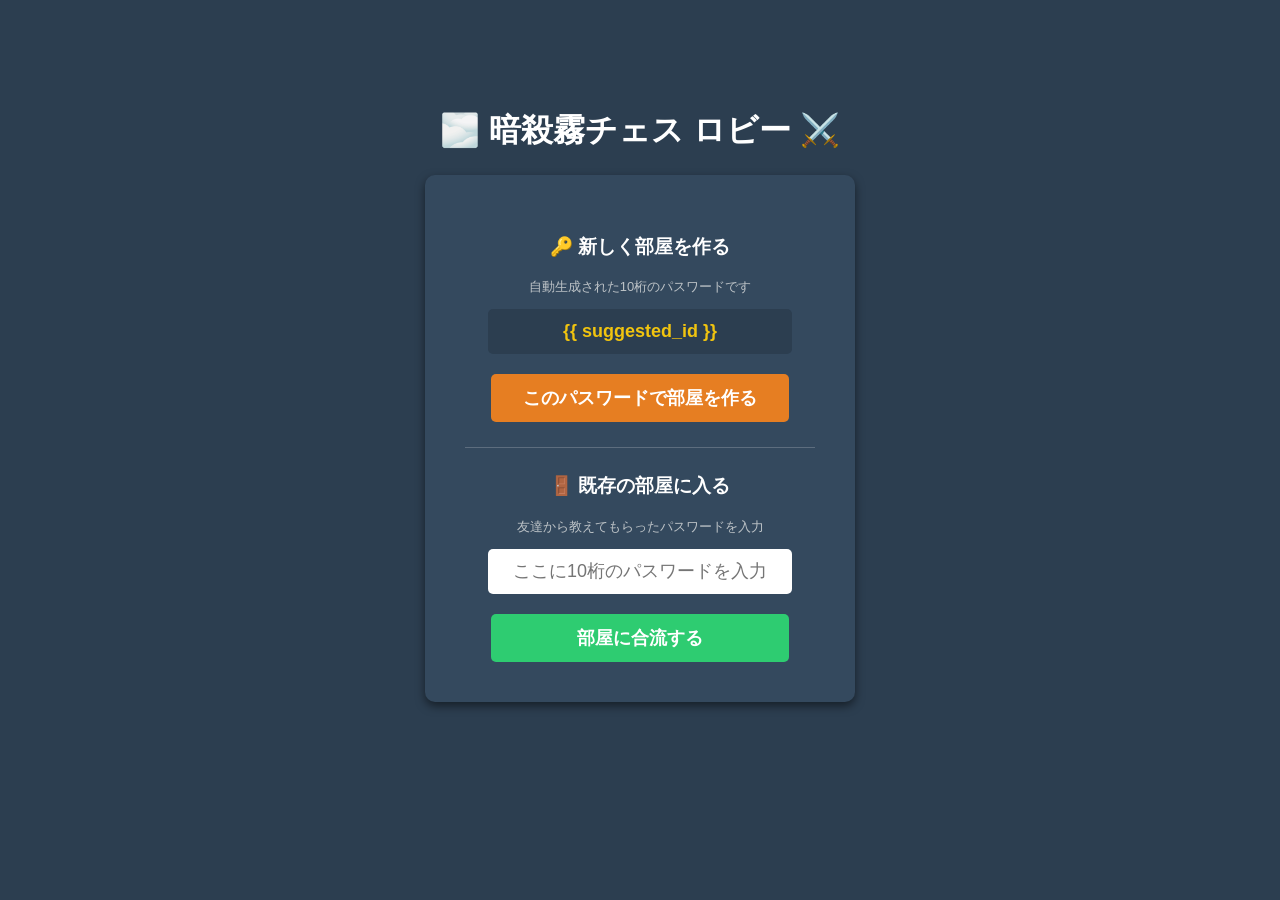
<file: templates/loppy.html>
<!DOCTYPE html>
<html lang="ja">
<head>
    <meta charset="UTF-8">
    <title>暗殺霧チェス - ロビー</title>
    <style>
        body { background-color: #2c3e50; color: white; font-family: sans-serif; text-align: center; padding-top: 80px; }
        .box { background-color: #34495e; padding: 40px; display: inline-block; border-radius: 10px; box-shadow: 0 4px 10px rgba(0,0,0,0.5); width: 350px; }
        input { padding: 12px; font-size: 18px; border-radius: 5px; border: none; width: 80%; text-align: center; margin-bottom: 15px; }
        button { padding: 12px 24px; font-size: 18px; color: white; border: none; border-radius: 5px; cursor: pointer; font-weight: bold; width: 85%; margin-top: 5px;}
        .btn-create { background-color: #e67e22; }
        .btn-create:hover { background-color: #d35400; }
        .btn-join { background-color: #2ecc71; }
        .btn-join:hover { background-color: #27ae60; }
        hr { border: 0; height: 1px; background: #5d6d7e; margin: 25px 0; }
    </style>
</head>
<body>
    <h1>🌫️ 暗殺霧チェス ロビー ⚔️</h1>
    <div class="box">
        <h3>🔑 新しく部屋を作る</h3>
        <p style="color: #bdc3c7; font-size: 13px;">自動生成された10桁のパスワードです</p>
        <input type="text" id="generated-id" value="{{ suggested_id }}" readonly style="background-color: #2c3e50; color: #f1c40f; font-weight: bold;">
        <button class="btn-create" onclick="createRoom()">このパスワードで部屋を作る</button>

        <hr>

        <h3>🚪 既存の部屋に入る</h3>
        <p style="color: #bdc3c7; font-size: 13px;">友達から教えてもらったパスワードを入力</p>
        <input type="text" id="room-input" placeholder="ここに10桁のパスワードを入力" onkeydown="if(event.key==='Enter')joinRoom()">
        <button class="btn-join" onclick="joinRoom()">部屋に合流する</button>
    </div>

    <script>
        function createRoom() {
            const roomId = document.getElementById('generated-id').value;
            location.href = '/room/' + encodeURIComponent(roomId);
        }

        function joinRoom() {
            const roomId = document.getElementById('room-input').value.trim();
            if (roomId) {
                location.href = '/room/' + encodeURIComponent(roomId);
            } else {
                alert('パスワードを入力してください！');
            }
        }
    </script>
</body>
</html>
</file>
